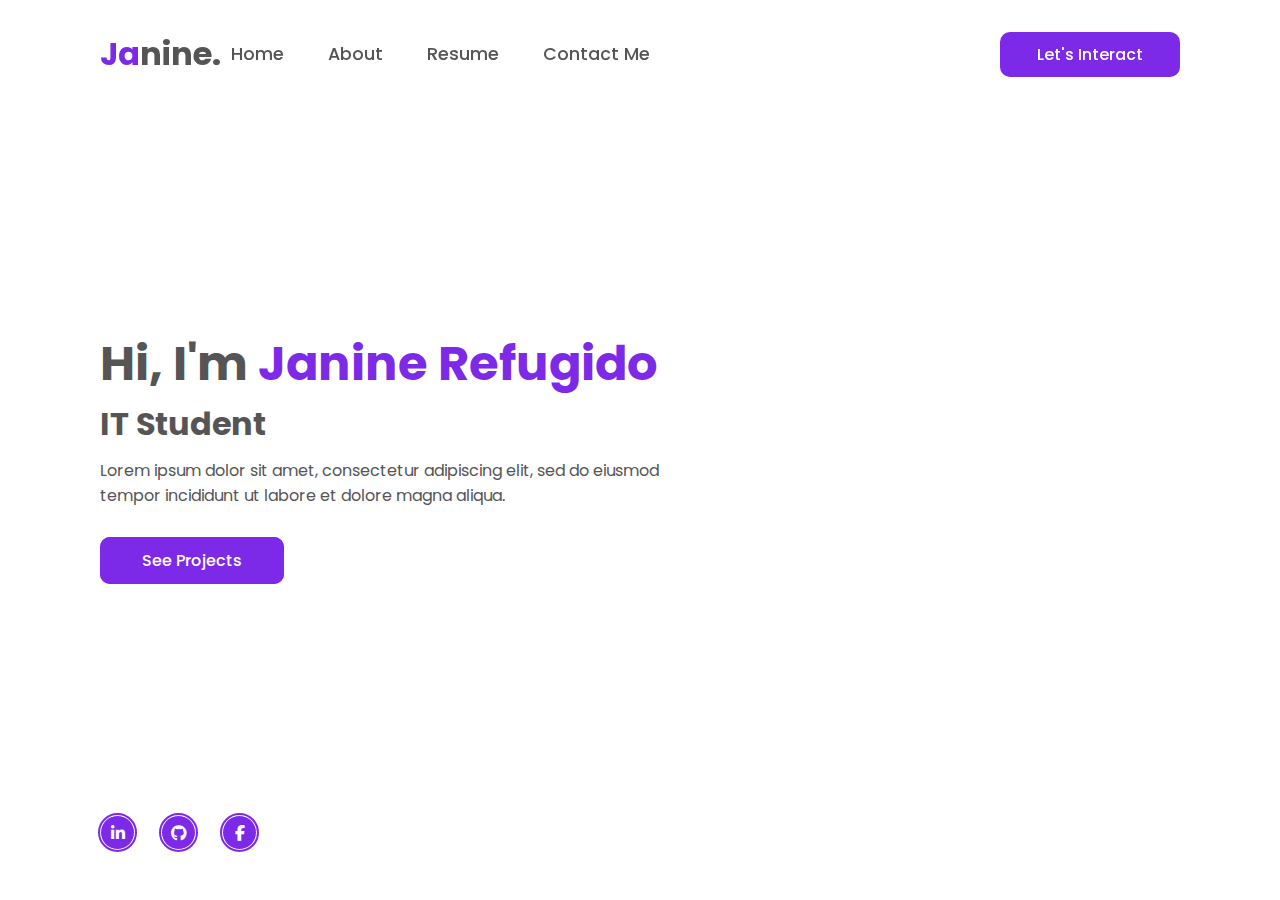
<file: index.html>
<!DOCTYPE html>
<html lang="en">
<head>
    <meta charset="UTF-8">
    <meta name="viewport" content="width=device-width, initial-scale=1.0">
    <link rel="stylesheet" href="https://cdnjs.cloudflare.com/ajax/libs/font-awesome/6.5.2/css/all.min.css">
    <link rel="stylesheet" href="https://fonts.googleapis.com/icon?family=Material+Icons">
    <link rel="preconnect" href="https://fonts.googleapis.com">
    <link rel="preconnect" href="https://fonts.gstatic.com" crossorigin>
    <link href="https://fonts.googleapis.com/css2?family=Poppins:ital,wght@0,100;0,200;0,300;0,400;0,500;0,600;0,700;0,800;0,900;1,100;1,200;1,300;1,400;1,500;1,600;1,700;1,800;1,900&display=swap" rel="stylesheet">
    <link rel="stylesheet" href="assets/css/style.css">
    <title>Portfolio Website</title>
</head>
<body>
    <header>
        <h2 class="logo"><span>Ja</span>nine.</h2>
        <nav class="navigation">
            <a href="index.html">Home</a>
            <a href="#">About</a>
            <a href="pages/Resume/index.html">Resume</a>
            <a href="#">Contact Me</a>
        </nav>
        <a href="#" class="btn-talk">Let's Interact</a>
    </header>

    <section class="home">
        <div class="content">
            <h2>Hi, I'm <span>Janine Refugido</span></h2>
            <h4>IT Student</h4>
            <p>Lorem ipsum dolor sit amet, consectetur adipiscing elit, sed do eiusmod<br>tempor incididunt ut labore et dolore magna aliqua.</p>
            <div class="btn-group">
                <a href="#">See Projects</a>
            </div>
            <div class="social-icons">
                <a href="#"><i class="fa-brands fa-linkedin-in"></i></a>
                <a href="#"><i class="fa-brands fa-github"></i></a>
                <a href="#"><i class="fa-brands fa-facebook-f"></i></a>
            </div>
        </div>
    </section>
</body>
</html>
</file>
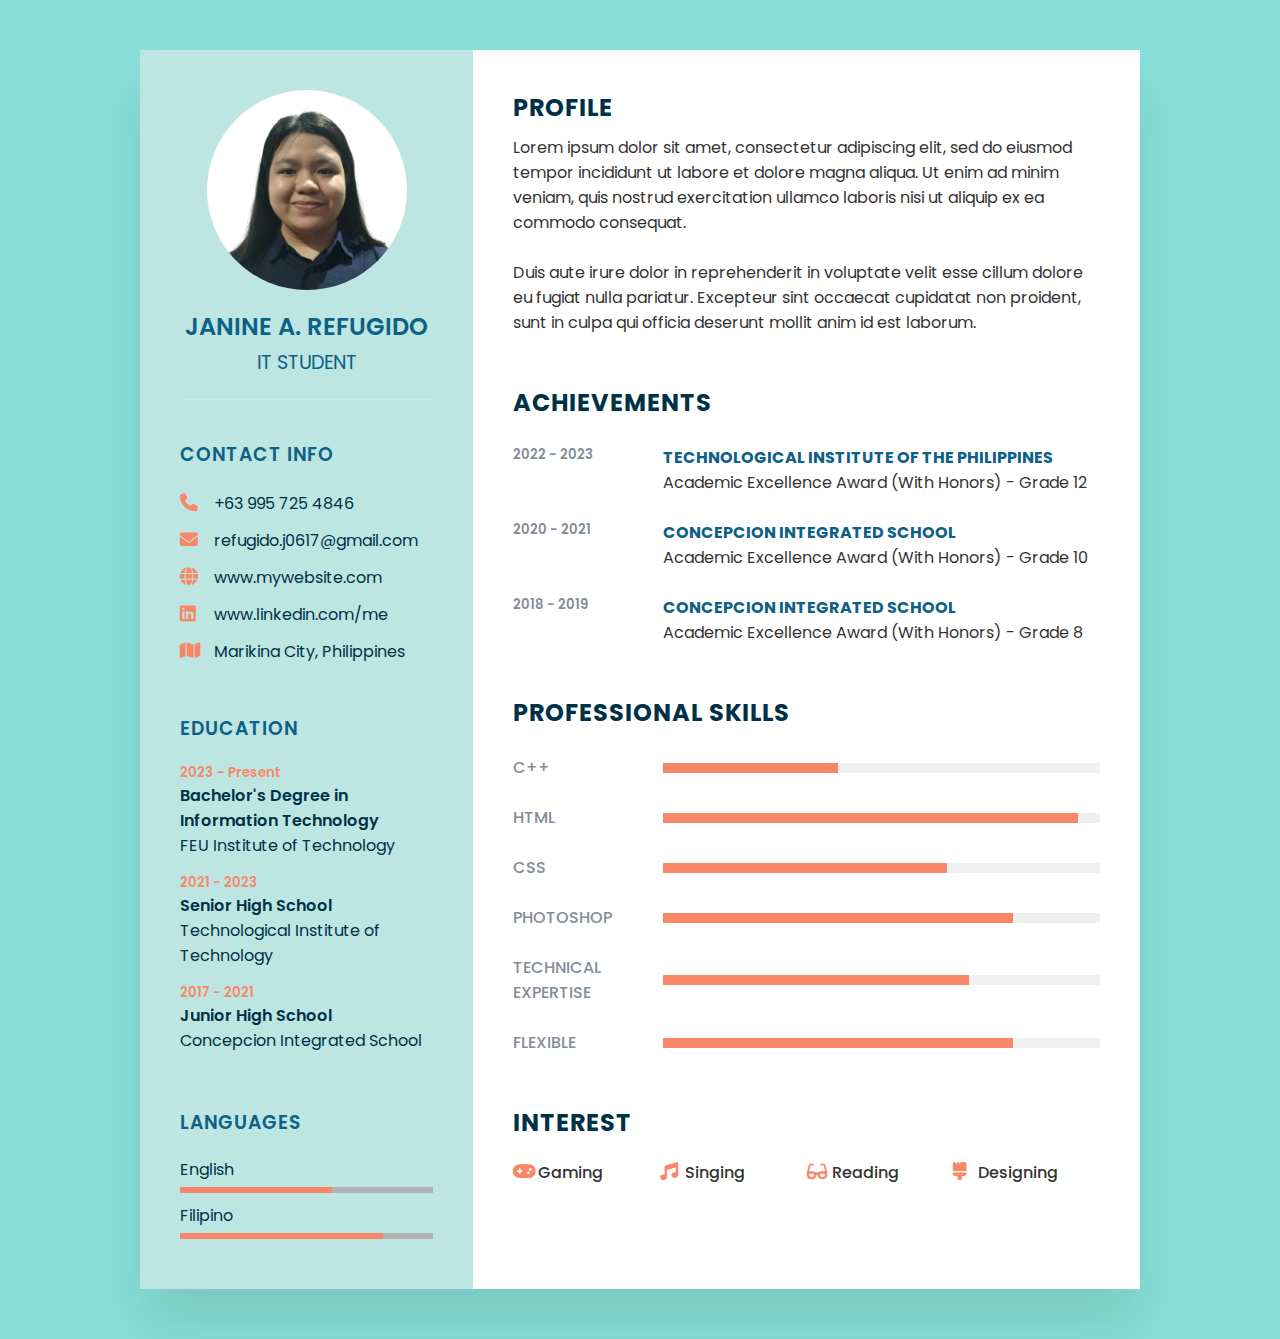
<file: pages/Resume/index.html>
<!DOCTYPE html>
<html lang="en">
<head>
    <meta charset="UTF-8">
    <meta name="viewport" content="width=device-width, initial-scale=1.0">
    <link rel="stylesheet" href="https://cdnjs.cloudflare.com/ajax/libs/font-awesome/6.5.2/css/all.min.css">
    <link rel="stylesheet" href="https://fonts.googleapis.com/icon?family=Material+Icons">
    <link rel="preconnect" href="https://fonts.googleapis.com">
    <link rel="preconnect" href="https://fonts.gstatic.com" crossorigin>
    <link href="https://fonts.googleapis.com/css2?family=Poppins:ital,wght@0,100;0,200;0,300;0,400;0,500;0,600;0,700;0,800;0,900;1,100;1,200;1,300;1,400;1,500;1,600;1,700;1,800;1,900&display=swap" rel="stylesheet">
    <link rel="stylesheet" href="assets/css/style.css">
    <title>Resume</title>
</head>
<body>
    <div class="container">
        <div class="left_Side">
            <div class="profileText">
                <div class="imgBx">
                    <img src="assets/img/profile-picture.png" alt="">
                </div>
                <h2>Janine A. Refugido<br><span>IT Student</span></h2>
            </div>

            <div class="contactInfo">
                <h3 class="title">Contact Info</h3>
                <ul>
                    <li>
                        <span class="icon"><i class="fa-solid fa-phone"></i></span>
                        <span class="text">+63 995 725 4846</span>
                    </li>
                    <li>
                        <span class="icon"><i class="fa-solid fa-envelope"></i></span>
                        <span class="text">refugido.j0617@gmail.com</span>
                    </li>
                    <li>
                        <span class="icon"><i class="fa-solid fa-globe"></i></span>
                        <span class="text">www.mywebsite.com</span>
                    </li>
                    <li>
                        <span class="icon"><i class="fa-brands fa-linkedin"></i></span>
                        <span class="text">www.linkedin.com/me</span>
                    </li>
                    <li>
                        <span class="icon"><i class="fa-solid fa-map"></i></span>
                        <span class="text">Marikina City, Philippines</span>
                    </li>
                </ul>
            </div>

            <div class="contactInfo education">
                <h3 class="title">Education</h3>
                <ul>
                    <li>
                        <h5>2023 - Present</h5>
                        <h4>Bachelor's Degree in Information Technology</h4>
                        <h4>FEU Institute of Technology</h4>
                    </li>
                    <li>
                        <h5>2021 - 2023</h5>
                        <h4>Senior High School</h4>
                        <h4>Technological Institute of Technology</h4>
                    </li>
                    <li>
                        <h5>2017 - 2021</h5>
                        <h4>Junior High School</h4>
                        <h4>Concepcion Integrated School</h4>
                    </li>
                </ul>
            </div>

            <div class="contactInfo language">
                <h3 class="title">Languages</h3>
                <ul>
                    <li>
                        <span class="text">English</span>
                        <span class="percent">
                            <div style="width: 60%;" ></div>
                        </span>
                    </li>
                    <li>
                        <span class="text">Filipino</span>
                        <span class="percent">
                            <div style="width: 80%;" ></div>
                        </span>
                    </li>
                </ul>
            </div>
        </div>

        <div class="right_Side">
            <div class="about">
                <h2 class="title2">Profile</h2>
                <p>Lorem ipsum dolor sit amet, consectetur adipiscing elit, sed do eiusmod 
                    tempor incididunt ut labore et dolore magna aliqua. Ut enim ad minim veniam, 
                    quis nostrud exercitation ullamco laboris nisi ut aliquip ex ea commodo 
                    consequat.<br><br>Duis aute irure dolor in reprehenderit in voluptate velit esse 
                    cillum dolore eu fugiat nulla pariatur. Excepteur sint occaecat cupidatat non 
                    proident, sunt in culpa qui officia deserunt mollit anim id est laborum.</p>
            </div>
            <div class="about">
                <h2 class="title2">Achievements</h2>
                <div class="box">
                    <div class="year_award">
                        <h5>2022 - 2023</h5>
                    </div>
                    <div class="text">
                        <h4>Technological Institute of the Philippines</h4>
                        <p>Academic Excellence Award (With Honors) - Grade 12</p>
                    </div>
                </div>
                <div class="box">
                    <div class="year_award">
                        <h5>2020 - 2021</h5>
                    </div>
                    <div class="text">
                        <h4>Concepcion Integrated School</h4>
                        <p>Academic Excellence Award (With Honors) - Grade 10</p>
                    </div>
                </div>
                <div class="box">
                    <div class="year_award">
                        <h5>2018 - 2019</h5>
                    </div>
                    <div class="text">
                        <h4>Concepcion Integrated School</h4>
                        <p>Academic Excellence Award (With Honors) - Grade 8</p>
                    </div>
                </div>
            </div>

            <div class="about skills">
                <h2 class="title2">Professional Skills</h2>
                <div class="box">
                    <h4>c++</h4>
                    <div class="percent">
                        <div style="width: 40%;"></div>
                    </div>
                </div>
                <div class="box">
                    <h4>html</h4>
                    <div class="percent">
                        <div style="width: 95%;"></div>
                    </div>
                </div>
                <div class="box">
                    <h4>css</h4>
                    <div class="percent">
                        <div style="width: 65%;"></div>
                    </div>
                </div>
                <div class="box">
                    <h4>photoshop</h4>
                    <div class="percent">
                        <div style="width: 80%;"></div>
                    </div>
                </div>
                <div class="box">
                    <h4>technical expertise</h4>
                    <div class="percent">
                        <div style="width: 70%;"></div>
                    </div>
                </div>
                <div class="box">
                    <h4>flexible</h4>
                    <div class="percent">
                        <div style="width: 80%;"></div>
                    </div>
                </div>
            </div>

            <div class="about interest">
                <h2 class="title2">interest</h2>
                <ul>
                    <li><i class="fa-solid fa-gamepad"></i>Gaming</li>
                    <li><i class="fa-solid fa-music"></i>Singing</li>
                    <li><i class="fa-solid fa-glasses"></i>Reading</li>
                    <li><i class="fa-solid fa-brush"></i>Designing</li>
                </ul>
            </div>

        </div>
    </div>
</body>
</html>
</file>
<file: assets/css/style.css>
* {
    margin: 0;
    padding: 0;
    box-sizing: border-box;
    font-family: 'Poppins', sans-serif;
}

header {
    position: fixed;
    top: 0;
    left: 0;
    width: 100%;
    padding: 30px 100px;
    display: flex;
    justify-content: space-between;
    align-items: center;
    z-index: 100;
}

.logo {
    font-size: 2em;
    color: #555;
    cursor: default;
}

.logo span {
    color: #7d2ae8;
}

.navigation {
    margin-left: -300px;
}

.navigation a {
    font-size: 1.1em;
    color: #555;
    text-decoration: none;
    margin-right: 40px;
    font-weight: 500;
}

.navigation a:hover {
    color: #7d2ae8;
}

.btn-talk {
    color: #fff;
    text-decoration: none;
    padding: 8px 35px;
    background: #7d2ae8;
    border-radius: 10px;
    border: 2px solid #7d2ae8;
    font-weight: 500;
    transition: .3s;
}

.btn-talk:hover {
    color: #7d2ae8;
    background: transparent;
}

.home {
    position: relative;
    width: 100%;
    height: 100vh;
    background-size: cover;
    background-position: center;
    display: flex;
    align-items: center;
    padding: 30px 100px;
}

.content {
    min-width: 500px;
    color: #555;
}

.content h2 {
    font-size: 3em;
}

.content h2 span {
    color: #7d2ae8;
}

.content h4 {
    font-size: 2em;
}

.content p {
    padding: 10px 0 40px 0;
}

.btn-group a {
    color: #fff;
    text-decoration: none;
    padding: 10px 40px;
    background: #7d2ae8;
    border-radius: 10px;
    border: 2px solid #7d2ae8;
    font-weight: 500;
    transition: 0.3s;
}

.btn-group a:hover:nth-child(1) {
    color: #7d2ae8;
    background: transparent;
}

.social-icons {
    position: absolute;
    bottom: 50px;
}

.social-icons a {
    display: inline-block;
    width: 35px;
    height: 35px;
    background: #7d2ae8;
    border-radius: 50%;
    margin-right: 22px;
    text-align: center;
    line-height: 35px;
    border: 1px solid #fff;
    outline: 2px solid #7d2ae8;
    transition: .3s;
}

.social-icons a:hover {
    transform: translateY(-5px);
}

.social-icons a i {
    color: #fff;
}
</file>
<file: pages/Resume/assets/css/style.css>
* {
    margin: 0;
    padding: 0;
    box-sizing: border-box;
    font-family: 'Poppins', sans-serif;
}

body {
    background: #88e0d8;
    display: flex;
    justify-content: center;
    align-items: center;
    min-height: 100vh;
}

.container {
    position: relative;
    width: 100%;
    max-width: 1000px;
    min-height: 1000px;
    background: #fff;
    margin: 50px;
    display: grid;
    grid-template-columns: 1fr 2fr;
    box-shadow: 0 35px 55px rgba(0,0,0,0.1);
}

.container .left_Side {
    position: relative;
    background: #BDE5E1;
    padding: 40px;
}

.profileText {
    position: relative;
    display: flex;
    flex-direction: column;
    align-items: center;
    padding-bottom: 20px;
    border-bottom: 1px solid rgba(255,255,255,0.2);
}

.profileText .imgBx {
    position: relative;
    width: 200px;
    height: 200px;
    border-radius: 50%;
    overflow: hidden;
}

.profileText .imgBx img {
    position: absolute;
    top: 0;
    left: 0;
    width: 100%;
    height: 100%;
    object-fit: cover;
}

.profileText h2 {
    color: #0d6086;
    font-size: 1.5em;
    margin-top: 20px;
    text-transform: uppercase;
    text-align: center;
    font-weight: 600;
    line-height: 1.4em;
}

.profileText h2 span {
    font-size: 0.8em;
    font-weight: 400;
}

.contactInfo {
    padding-top: 40px;
}

.title {
    color: #0d6086;
    text-transform: uppercase;
    font-weight: 600;
    letter-spacing: 1px;
    margin-bottom: 20px;
}

.contactInfo ul {
    position: relative;

}

.contactInfo ul li {
    position: relative;
    list-style: none;
    margin: 10px 0;
    cursor: pointer;
}

.contactInfo ul li .icon {
    display: inline-block;
    width: 30px;
    font-size: 18px;
    color: #F88767;
}

.contactInfo ul li span {
    color: #003147;
    font-weight: 400;
}

.contactInfo.education li{
    margin-bottom: 15px;
}

.contactInfo.education h5 {
    color: #F88767;
    font-weight: 600;
}

.contactInfo.education h4:nth-child(2) {
    color: #003147;
    font-weight: 550;
}

.contactInfo.education h4 {
    color: #003147;
    font-weight: 400;
}

.contactInfo.language .percent{
    position: relative;
    width: 100%;
    height: 6px;
    background: #b0b2b3;
    display: block;
    margin-top: 5px;
}

.contactInfo.language .percent div {
    position: absolute;
    top: 0;
    left: 0;
    height: 100%;
    background: #F88767;
}

.container .right_Side{
    position: relative;
    background: #fff;
    padding: 40px;
}

.about {
    margin-bottom: 50px;
}

.about:last-child {
    margin-bottom: 0;
}

.title2 {
    color: #003147;
    text-transform: uppercase;
    letter-spacing: 1px;
    margin-bottom: 10px;
}

p {
    color: #333;
}

.about .box {
    display: flex;
    flex-direction: row;
    margin: 25px 0;
}

.about .box .year_award {
    min-width: 150px;
}

.about .box .year_award h5 {
    text-transform: uppercase;
    color: #848c98;
    font-weight: 600;
}

.about .box .text h4 {
    text-transform: uppercase;
    color: #0d6086;
    font-size: 16px;
}

.skills .box {
    position: relative;
    width: 100%;
    display: grid;
    grid-template-columns: 150px 1fr;
    justify-content: center;
    align-items: center;
}

.skills .box h4 {
    text-transform: uppercase;
    color: #848c99;
    font-weight: 500;
}

.skills .box .percent {
    position: relative;
    width: 100%;
    height: 10px;
    background: #f0f0f0;
}

.skills .box .percent div {
    position: absolute;
    top: 0;
    left: 0;
    height: 100%;
    background: #F88767;
}

.interest ul {
    display: grid;
    grid-template-columns: repeat(4, 1fr);
}

.interest ul li {
    list-style: none;
    color: #333;
    font-weight: 500;
    margin: 10px 0;
}

.interest ul li .fa-solid {
    color: #F88767;
    font-size: 18px;
    width: 25px;

}
</file>
